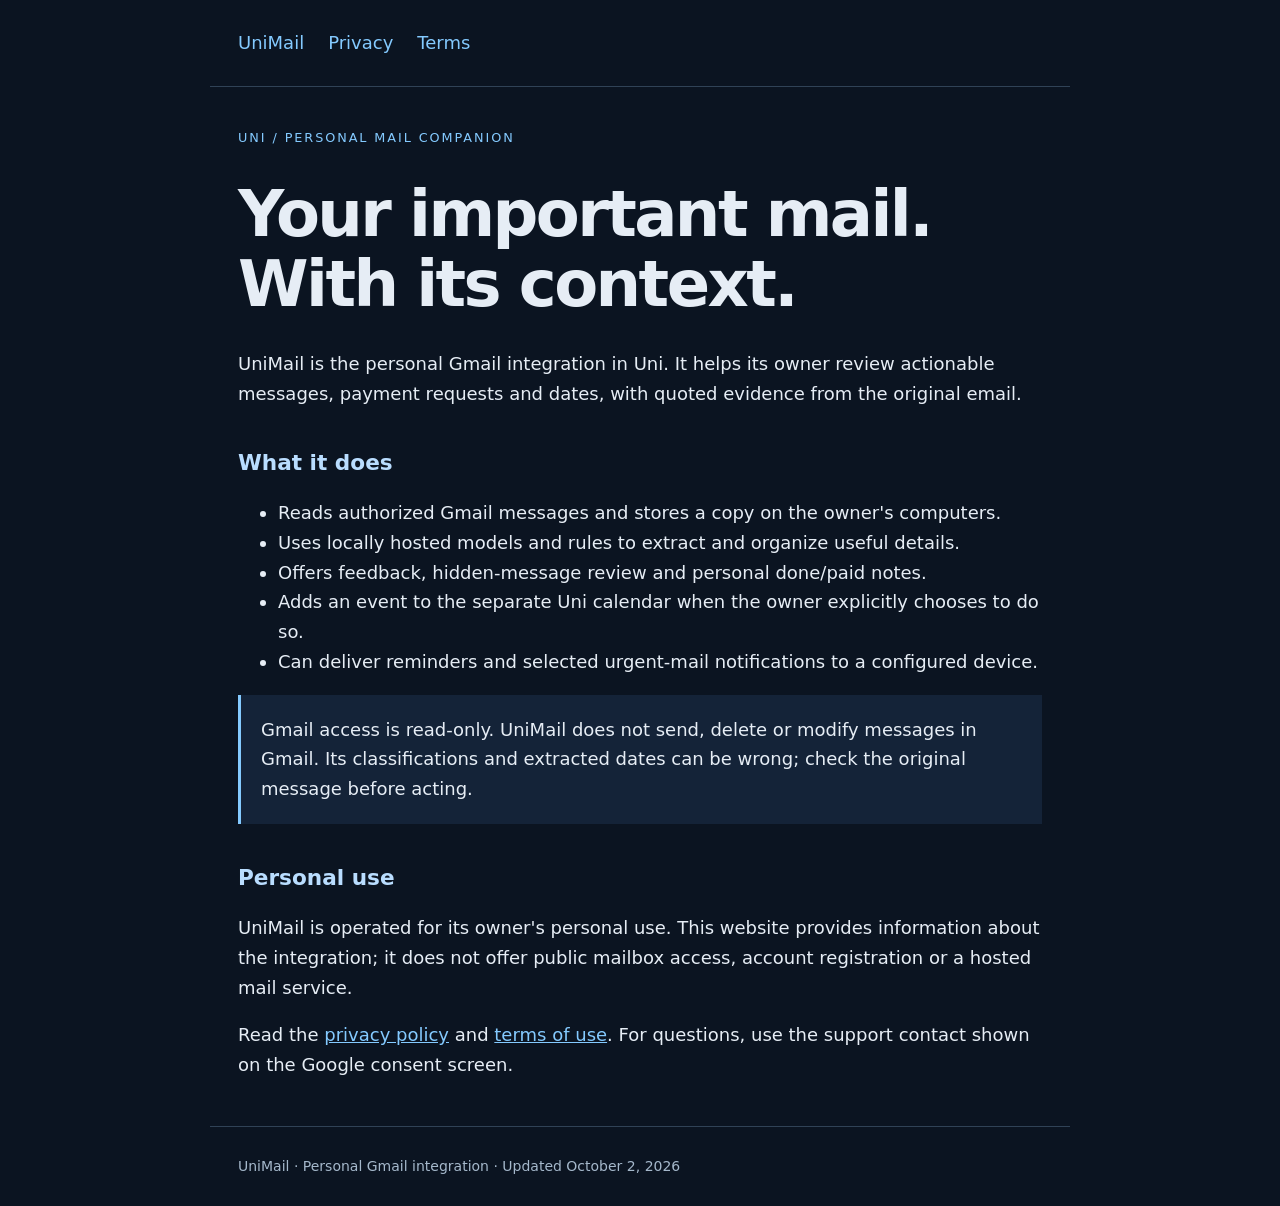
<file: index.html>
<!doctype html><html lang="en"><head><meta charset="utf-8"><meta name="viewport" content="width=device-width,initial-scale=1"><title>Uni | UniMail</title><link rel="stylesheet" href="style.css"></head><body><header><nav aria-label="Main"><a href="index.html">UniMail</a><a href="privacy.html">Privacy</a><a href="terms.html">Terms</a></nav></header><main><p class="eyebrow">Uni / personal mail companion</p><h1>Your important mail.<br>With its context.</h1><p>UniMail is the personal Gmail integration in Uni. It helps its owner review actionable messages, payment requests and dates, with quoted evidence from the original email.</p><h2>What it does</h2><ul><li>Reads authorized Gmail messages and stores a copy on the owner's computers.</li><li>Uses locally hosted models and rules to extract and organize useful details.</li><li>Offers feedback, hidden-message review and personal done/paid notes.</li><li>Adds an event to the separate Uni calendar when the owner explicitly chooses to do so.</li><li>Can deliver reminders and selected urgent-mail notifications to a configured device.</li></ul><p class="note">Gmail access is read-only. UniMail does not send, delete or modify messages in Gmail. Its classifications and extracted dates can be wrong; check the original message before acting.</p><h2>Personal use</h2><p>UniMail is operated for its owner's personal use. This website provides information about the integration; it does not offer public mailbox access, account registration or a hosted mail service.</p><p>Read the <a href="privacy.html">privacy policy</a> and <a href="terms.html">terms of use</a>. For questions, use the support contact shown on the Google consent screen.</p></main><footer>UniMail · Personal Gmail integration · Updated October 2, 2026</footer></body></html>
</file>
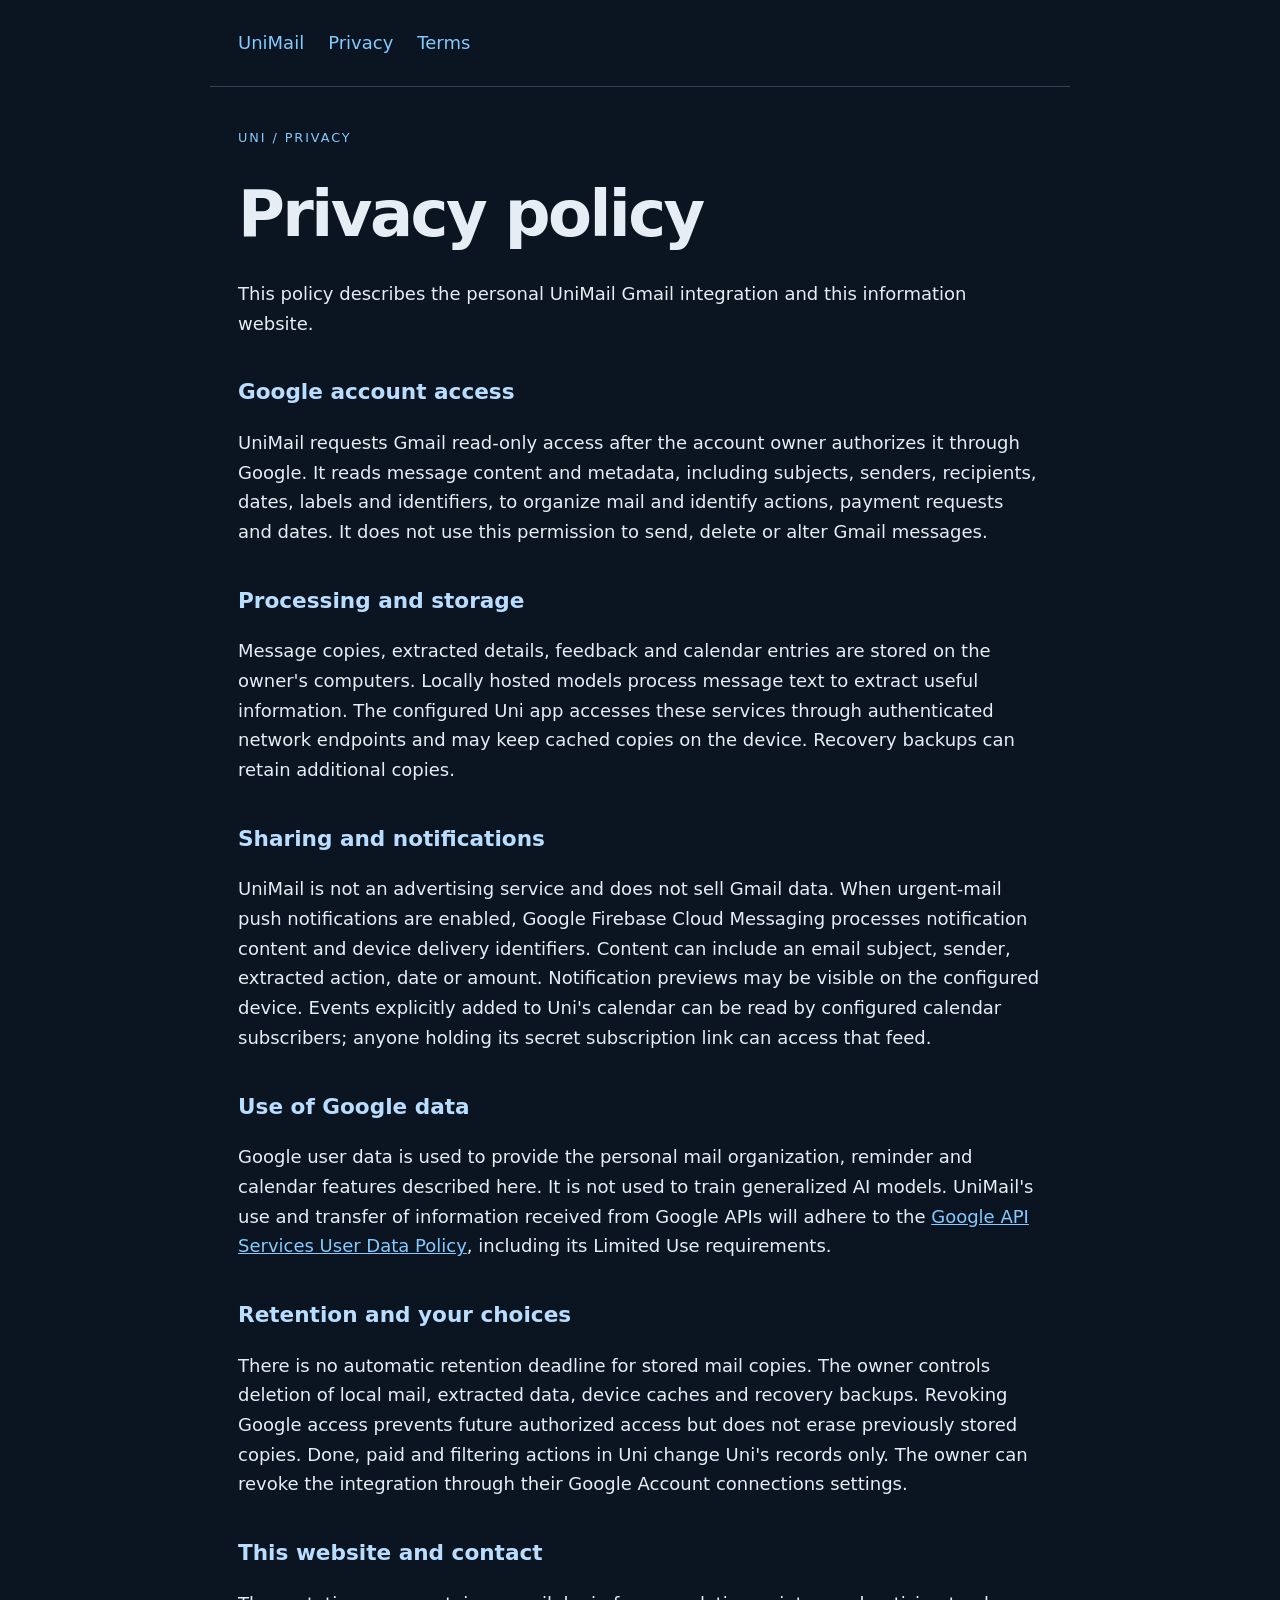
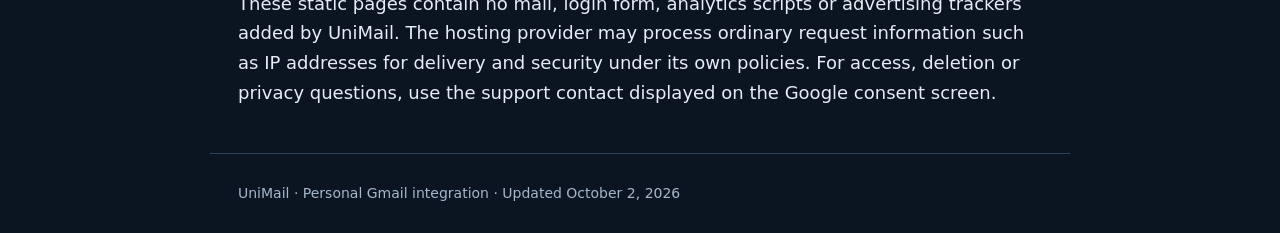
<file: privacy.html>
<!doctype html><html lang="en"><head><meta charset="utf-8"><meta name="viewport" content="width=device-width,initial-scale=1"><title>UniMail privacy policy</title><link rel="stylesheet" href="style.css"></head><body><header><nav aria-label="Main"><a href="index.html">UniMail</a><a href="privacy.html">Privacy</a><a href="terms.html">Terms</a></nav></header><main><p class="eyebrow">Uni / privacy</p><h1>Privacy policy</h1><p>This policy describes the personal UniMail Gmail integration and this information website.</p><h2>Google account access</h2><p>UniMail requests Gmail read-only access after the account owner authorizes it through Google. It reads message content and metadata, including subjects, senders, recipients, dates, labels and identifiers, to organize mail and identify actions, payment requests and dates. It does not use this permission to send, delete or alter Gmail messages.</p><h2>Processing and storage</h2><p>Message copies, extracted details, feedback and calendar entries are stored on the owner's computers. Locally hosted models process message text to extract useful information. The configured Uni app accesses these services through authenticated network endpoints and may keep cached copies on the device. Recovery backups can retain additional copies.</p><h2>Sharing and notifications</h2><p>UniMail is not an advertising service and does not sell Gmail data. When urgent-mail push notifications are enabled, Google Firebase Cloud Messaging processes notification content and device delivery identifiers. Content can include an email subject, sender, extracted action, date or amount. Notification previews may be visible on the configured device. Events explicitly added to Uni's calendar can be read by configured calendar subscribers; anyone holding its secret subscription link can access that feed.</p><h2>Use of Google data</h2><p>Google user data is used to provide the personal mail organization, reminder and calendar features described here. It is not used to train generalized AI models. UniMail's use and transfer of information received from Google APIs will adhere to the <a href="https://developers.google.com/terms/api-services-user-data-policy">Google API Services User Data Policy</a>, including its Limited Use requirements.</p><h2>Retention and your choices</h2><p>There is no automatic retention deadline for stored mail copies. The owner controls deletion of local mail, extracted data, device caches and recovery backups. Revoking Google access prevents future authorized access but does not erase previously stored copies. Done, paid and filtering actions in Uni change Uni's records only. The owner can revoke the integration through their Google Account connections settings.</p><h2>This website and contact</h2><p>These static pages contain no mail, login form, analytics scripts or advertising trackers added by UniMail. The hosting provider may process ordinary request information such as IP addresses for delivery and security under its own policies. For access, deletion or privacy questions, use the support contact displayed on the Google consent screen.</p></main><footer>UniMail · Personal Gmail integration · Updated October 2, 2026</footer></body></html>
</file>
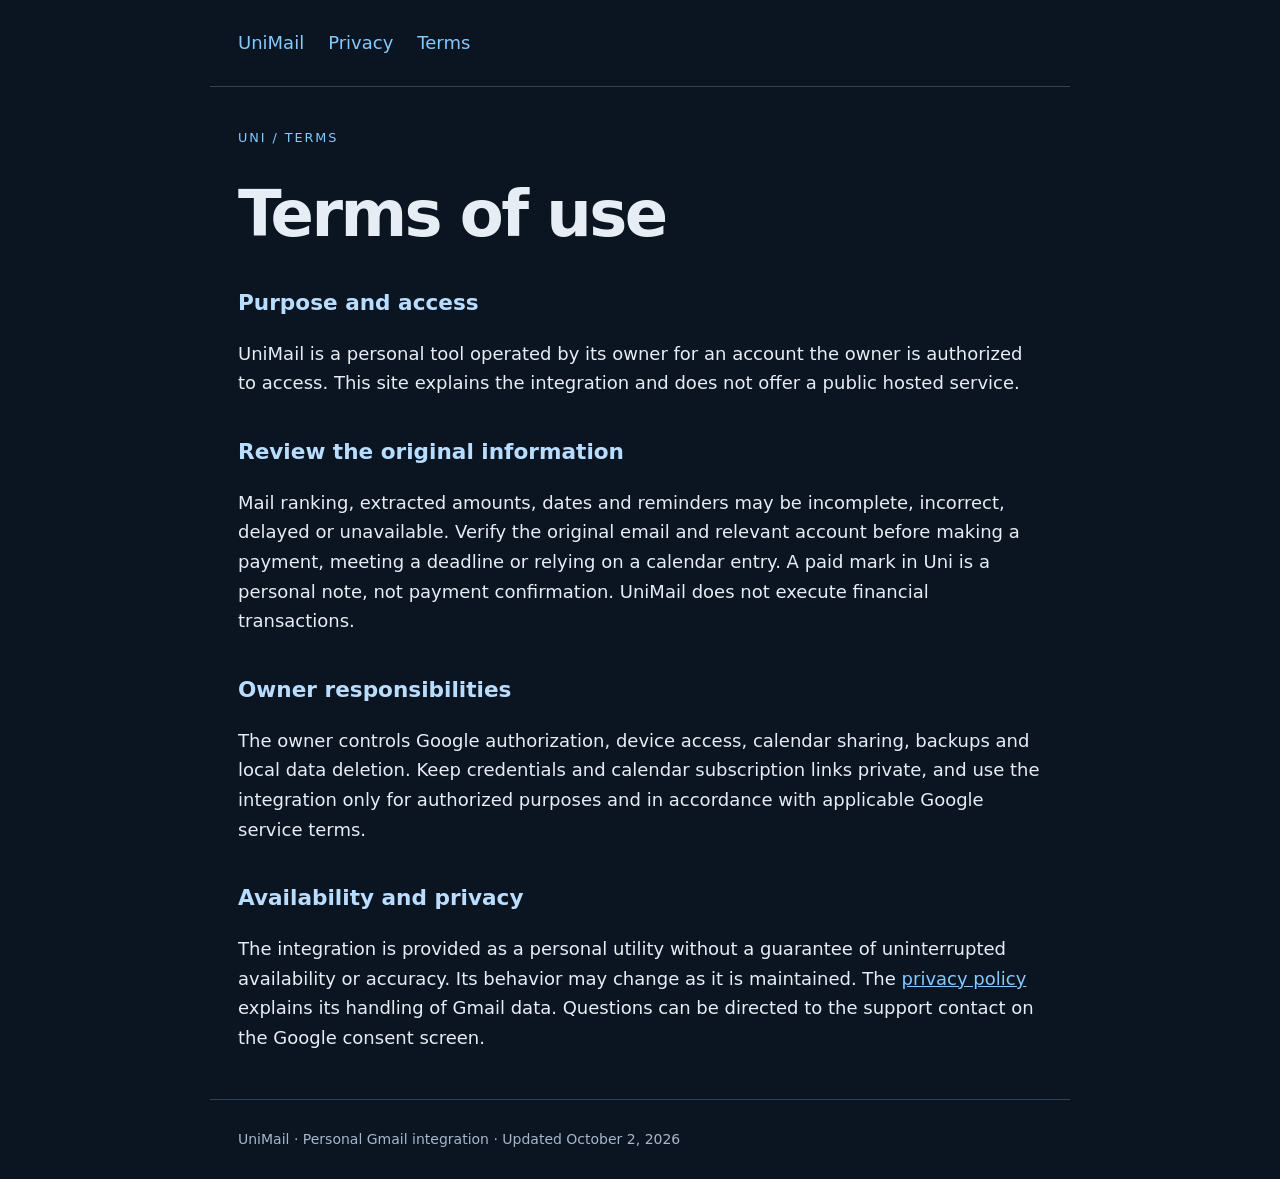
<file: terms.html>
<!doctype html><html lang="en"><head><meta charset="utf-8"><meta name="viewport" content="width=device-width,initial-scale=1"><title>UniMail terms of use</title><link rel="stylesheet" href="style.css"></head><body><header><nav aria-label="Main"><a href="index.html">UniMail</a><a href="privacy.html">Privacy</a><a href="terms.html">Terms</a></nav></header><main><p class="eyebrow">Uni / terms</p><h1>Terms of use</h1><h2>Purpose and access</h2><p>UniMail is a personal tool operated by its owner for an account the owner is authorized to access. This site explains the integration and does not offer a public hosted service.</p><h2>Review the original information</h2><p>Mail ranking, extracted amounts, dates and reminders may be incomplete, incorrect, delayed or unavailable. Verify the original email and relevant account before making a payment, meeting a deadline or relying on a calendar entry. A paid mark in Uni is a personal note, not payment confirmation. UniMail does not execute financial transactions.</p><h2>Owner responsibilities</h2><p>The owner controls Google authorization, device access, calendar sharing, backups and local data deletion. Keep credentials and calendar subscription links private, and use the integration only for authorized purposes and in accordance with applicable Google service terms.</p><h2>Availability and privacy</h2><p>The integration is provided as a personal utility without a guarantee of uninterrupted availability or accuracy. Its behavior may change as it is maintained. The <a href="privacy.html">privacy policy</a> explains its handling of Gmail data. Questions can be directed to the support contact on the Google consent screen.</p></main><footer>UniMail · Personal Gmail integration · Updated October 2, 2026</footer></body></html>
</file>
<file: style.css>
*{box-sizing:border-box}body{margin:0;background:#0b1421;color:#e6edf5;font:18px/1.65 system-ui,sans-serif}a{color:#84caff}header,main,footer{max-width:860px;margin:auto;padding:28px}nav{display:flex;flex-wrap:wrap;gap:24px}nav a{text-decoration:none}header{border-bottom:1px solid #304256}h1{font-size:clamp(2.4rem,7vw,4rem);line-height:1.1;letter-spacing:-.04em;margin:30px 0}h2{font-size:1.35rem;color:#b9ddff;margin-top:36px}p,li{max-width:72ch}.eyebrow{color:#84caff;text-transform:uppercase;letter-spacing:.15em;font-size:.8rem}.note{padding:20px;border-left:3px solid #84caff;background:#142338}footer{font-size:14px;color:#a5b8cb;border-top:1px solid #304256}a:focus-visible{outline:3px solid #fff;outline-offset:5px}@media(max-width:500px){header,main,footer{padding:22px}nav{gap:16px}}
</file>
